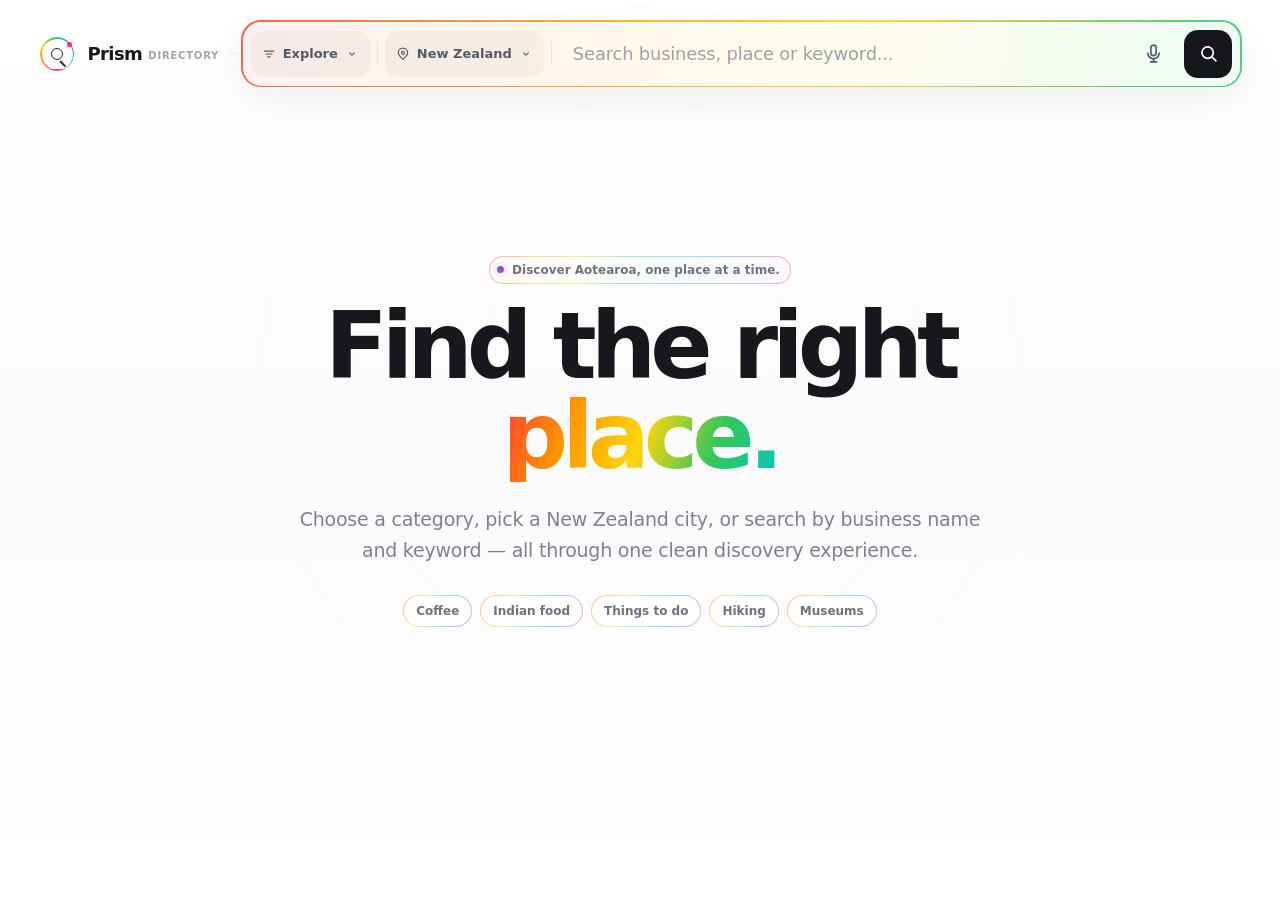
<file: index.html>
<!DOCTYPE html>
<html lang="en">
<head>
  <meta charset="UTF-8" />
  <meta name="viewport" content="width=device-width, initial-scale=1.0" />
  <meta name="theme-color" content="#f7f8fb" />
  <title>Prism Directory — Discover New Zealand</title>

    <link rel="stylesheet" href="assets/css/styles.css" />
</head>
<body>
  <header class="site-header">
    <div class="header-rail">
      <a class="brand-portal" href="#" aria-label="Prism Directory home">
        <span class="prism-mark" aria-hidden="true">
          <span class="prism-lens"></span>
          <span class="prism-spark"></span>
        </span>
        <span class="brand-copy">
          <span class="brand-name">Prism</span>
          <span class="brand-type">directory</span>
        </span>
      </a>

      <form class="search-shell" id="searchShell" autocomplete="off">
        <div class="search-box">
          <button class="picker-button category-button" id="categoryButton" type="button" aria-expanded="false" aria-controls="categoryPanel" aria-label="Choose category">
            <svg viewBox="0 0 24 24" fill="none" stroke="currentColor" stroke-linecap="round" stroke-linejoin="round" aria-hidden="true">
              <path d="M4 7h16"></path><path d="M7 12h10"></path><path d="M10 17h4"></path>
            </svg>
            <span class="picker-label" id="categoryLabel">Explore</span>
            <svg class="chevron" viewBox="0 0 24 24" fill="none" stroke="currentColor" stroke-linecap="round" stroke-linejoin="round" aria-hidden="true"><path d="m8 10 4 4 4-4"></path></svg>
          </button>

          <span class="search-divider" aria-hidden="true"></span>

          <button class="picker-button city-button" id="cityButton" type="button" aria-expanded="false" aria-controls="cityPanel" aria-label="Choose New Zealand city">
            <svg viewBox="0 0 24 24" fill="none" stroke="currentColor" stroke-linecap="round" stroke-linejoin="round" aria-hidden="true">
              <path d="M20 10c0 5-8 11-8 11S4 15 4 10a8 8 0 1 1 16 0Z"></path><circle cx="12" cy="10" r="2.5"></circle>
            </svg>
            <span class="picker-label" id="cityLabel">New Zealand</span>
            <svg class="chevron" viewBox="0 0 24 24" fill="none" stroke="currentColor" stroke-linecap="round" stroke-linejoin="round" aria-hidden="true"><path d="m8 10 4 4 4-4"></path></svg>
          </button>

          <span class="search-divider" aria-hidden="true"></span>

          <input
            id="searchInput"
            class="search-input"
            type="search"
            name="search"
            placeholder="Search business, place or keyword..."
            aria-label="Search Prism Directory"
          />

          <button class="icon-button clear-search-button" id="clearSearchButton" type="button" aria-label="Clear search" title="Clear search" hidden>
            <svg viewBox="0 0 24 24" fill="none" stroke="currentColor" stroke-linecap="round" stroke-linejoin="round" aria-hidden="true">
              <path d="M7 7l10 10M17 7 7 17"></path>
            </svg>
          </button>

          <button class="icon-button mic-button" id="micButton" type="button" aria-label="Search by voice" title="Search by voice">
            <svg viewBox="0 0 24 24" fill="none" stroke="currentColor" stroke-linecap="round" stroke-linejoin="round" aria-hidden="true">
              <rect x="9" y="2.5" width="6" height="12" rx="3"></rect>
              <path d="M5.5 11.5a6.5 6.5 0 0 0 13 0"></path>
              <path d="M12 18v3.5"></path>
              <path d="M8.5 21.5h7"></path>
            </svg>
          </button>

          <button class="icon-button search-button" type="submit" aria-label="Search" title="Search">
            <svg viewBox="0 0 24 24" fill="none" stroke="currentColor" stroke-linecap="round" stroke-linejoin="round" aria-hidden="true">
              <circle cx="11" cy="11" r="6.5"></circle>
              <path d="m16 16 4.5 4.5"></path>
            </svg>
          </button>
        </div>

        <section class="picker-panel category-panel" id="categoryPanel" aria-label="Explore categories">
          <div class="picker-head">
            <label class="picker-search-wrap" for="categorySearch">
              <svg viewBox="0 0 24 24" fill="none" stroke="currentColor" stroke-linecap="round" stroke-linejoin="round" aria-hidden="true"><circle cx="11" cy="11" r="6.5"></circle><path d="m16 16 4.5 4.5"></path></svg>
              <input class="picker-search" id="categorySearch" type="text" placeholder="Search categories — cafe, museum, hiking trail..." />
            </label>
          </div>
          <div class="picker-body" id="categoryBody">
            <button class="all-option" type="button" data-category="All categories">
              <span class="all-option-icon">
                <svg viewBox="0 0 24 24" fill="none" stroke="currentColor" stroke-linecap="round" stroke-linejoin="round" aria-hidden="true"><circle cx="12" cy="12" r="8"></circle><path d="M12 8v8M8 12h8"></path></svg>
              </span>
              <span>Explore all categories</span>
            </button>
            <div class="category-grid" id="categoryGrid"></div>
            <div class="empty-state" id="categoryEmpty">No matching category. Try a broader term.</div>
          </div>
          <div class="picker-foot"><span>New Zealand-focused directory taxonomy</span><strong id="categoryCount"></strong></div>
        </section>

        <section class="picker-panel city-panel" id="cityPanel" aria-label="Choose New Zealand city or town">
          <div class="picker-head">
            <label class="picker-search-wrap" for="citySearch">
              <svg viewBox="0 0 24 24" fill="none" stroke="currentColor" stroke-linecap="round" stroke-linejoin="round" aria-hidden="true"><circle cx="11" cy="11" r="6.5"></circle><path d="m16 16 4.5 4.5"></path></svg>
              <input class="picker-search" id="citySearch" type="text" placeholder="Search city or town..." />
            </label>
          </div>
          <div class="picker-body" id="cityBody">
            <button class="all-option" type="button" data-city="All New Zealand">
              <span class="all-option-icon">
                <svg viewBox="0 0 24 24" fill="none" stroke="currentColor" stroke-linecap="round" stroke-linejoin="round" aria-hidden="true"><path d="M12 3a9 9 0 1 0 0 18 9 9 0 0 0 0-18Z"></path><path d="M3 12h18M12 3c2.2 2.4 3.3 5.4 3.3 9S14.2 18.6 12 21M12 3C9.8 5.4 8.7 8.4 8.7 12S9.8 18.6 12 21"></path></svg>
              </span>
              <span>All New Zealand</span>
            </button>
            <div class="city-list" id="cityList"></div>
            <div class="empty-state" id="cityEmpty">No matching New Zealand location.</div>
          </div>
          <div class="picker-foot"><span>Major cities, regional centres and towns</span><strong id="cityCount"></strong></div>
        </section>
      </form>
    </div>

    <div class="search-status" id="searchStatus" aria-live="polite"></div>
  </header>

  <main>
    <section class="hero">
      <div class="ambient-orbit" aria-hidden="true"></div>

      <div class="eyebrow">
        <span class="eyebrow-dot"></span>
        Discover Aotearoa, one place at a time.
      </div>

      <h1>Find the right <span class="spectrum-word">place.</span></h1>
      <p>
        Choose a category, pick a New Zealand city, or search by business name and keyword — all through one clean discovery experience.
      </p>

      <div class="quick-searches" aria-label="Popular searches">
        <button class="quick-chip" type="button" data-query="Coffee" data-category="Cafes & Coffee Shops">Coffee</button>
        <button class="quick-chip" type="button" data-query="Indian food" data-category="Indian Restaurants">Indian food</button>
        <button class="quick-chip" type="button" data-query="Things to do" data-category="Attractions & Things to Do">Things to do</button>
        <button class="quick-chip" type="button" data-query="Hiking" data-category="Hiking & Walking Trails">Hiking</button>
        <button class="quick-chip" type="button" data-query="Museum" data-category="Museums">Museums</button>
      </div>
    </section>

    <section class="results-workspace" id="resultsSection" hidden aria-live="polite">
      <div class="results-head">
        <div>
          <div class="results-kicker">Prism discovery</div>
          <h2 id="resultsTitle">Places worth a closer look</h2>
          <p id="resultsMeta">Demo results matched to your search.</p>
        </div>

        <div class="view-switch" role="group" aria-label="Results layout">
          <button class="view-button is-active" id="listViewButton" type="button" aria-label="List view" title="List view">
            <svg viewBox="0 0 24 24" fill="none" stroke="currentColor" stroke-linecap="round" stroke-linejoin="round" aria-hidden="true"><path d="M8 6h12M8 12h12M8 18h12"></path><path d="M4 6h.01M4 12h.01M4 18h.01"></path></svg>
          </button>
          <button class="view-button" id="gridViewButton" type="button" aria-label="Grid view" title="Grid view">
            <svg viewBox="0 0 24 24" fill="none" stroke="currentColor" stroke-linecap="round" stroke-linejoin="round" aria-hidden="true"><rect x="4" y="4" width="6" height="6" rx="1"></rect><rect x="14" y="4" width="6" height="6" rx="1"></rect><rect x="4" y="14" width="6" height="6" rx="1"></rect><rect x="14" y="14" width="6" height="6" rx="1"></rect></svg>
          </button>
        </div>
      </div>

      <div class="filter-dock" aria-label="Advanced result filters">
        <div class="filter-leading">
          <svg viewBox="0 0 24 24" fill="none" stroke="currentColor" stroke-linecap="round" stroke-linejoin="round" aria-hidden="true"><path d="M4 6h16M7 12h10M10 18h4"></path></svg>
          Refine
        </div>

        <button class="filter-chip" id="openNowFilter" type="button" aria-pressed="false">
          <svg viewBox="0 0 24 24" fill="none" stroke="currentColor" stroke-linecap="round" stroke-linejoin="round" aria-hidden="true"><circle cx="12" cy="12" r="8"></circle><path d="M12 8v4l3 2"></path></svg>
          Open now
        </button>

        <select class="filter-select" id="ratingFilter" aria-label="Minimum rating">
          <option value="0">Any rating</option>
          <option value="4">4.0+ rating</option>
          <option value="4.5">4.5+ rating</option>
          <option value="4.8">4.8+ rating</option>
        </select>

        <select class="filter-select" id="distanceFilter" aria-label="Maximum distance">
          <option value="999">Any distance</option>
          <option value="1">Within 1 km</option>
          <option value="3">Within 3 km</option>
          <option value="5">Within 5 km</option>
          <option value="10">Within 10 km</option>
        </select>

        <select class="filter-select" id="priceFilter" aria-label="Price level">
          <option value="all">Any price</option>
          <option value="$">$ Budget</option>
          <option value="$$">$$ Moderate</option>
          <option value="$$$">$$$ Premium</option>
        </select>

        <button class="filter-chip" id="websiteFilter" type="button" aria-pressed="false">
          <svg viewBox="0 0 24 24" fill="none" stroke="currentColor" stroke-linecap="round" stroke-linejoin="round" aria-hidden="true"><circle cx="12" cy="12" r="8"></circle><path d="M4 12h16M12 4c2.2 2.3 3.3 5 3.3 8S14.2 17.7 12 20M12 4C9.8 6.3 8.7 9 8.7 12S9.8 17.7 12 20"></path></svg>
          Website
        </button>

        <button class="filter-chip" id="phoneFilter" type="button" aria-pressed="false">
          <svg viewBox="0 0 24 24" fill="none" stroke="currentColor" stroke-linecap="round" stroke-linejoin="round" aria-hidden="true"><path d="M7 4 5 6c-1 1 0 5 4 9s8 5 9 4l2-2-4-3-2 2c-1-1-3-2-4-3s-2-3-3-4l2-2-2-3Z"></path></svg>
          Phone
        </button>

        <button class="reset-filters" id="resetFilters" type="button">Reset</button>
        <div class="filter-spacer"></div>

        <div class="sort-wrap">
          <span class="sort-label">Sort</span>
          <select class="filter-select" id="sortFilter" aria-label="Sort results">
            <option value="recommended">Recommended</option>
            <option value="rating">Top rated</option>
            <option value="reviews">Most reviewed</option>
            <option value="distance">Nearest</option>
            <option value="name">Name A–Z</option>
          </select>
        </div>
      </div>

      <div class="results-grid" id="resultsGrid" data-view="list"></div>
      <div class="no-results" id="noResults">No demo listings match these filters. Try resetting one or more filters.</div>

      <div class="demo-note">
        <svg viewBox="0 0 24 24" fill="none" stroke="currentColor" stroke-linecap="round" stroke-linejoin="round" aria-hidden="true"><circle cx="12" cy="12" r="8"></circle><path d="M12 11v5M12 8h.01"></path></svg>
        Demo listing data for UI prototyping. Replace with Google Places / your backend response later.
      </div>
    </section>

    <section class="detail-page" id="detailPage" hidden aria-live="polite">
      <div class="detail-topbar">
        <button class="detail-back" id="backToResults" type="button" aria-label="Back to search results">
          <svg viewBox="0 0 24 24" fill="none" stroke="currentColor" stroke-linecap="round" stroke-linejoin="round" aria-hidden="true"><path d="m15 18-6-6 6-6"></path></svg>
          Back to results
        </button>
        <div class="detail-top-actions">
          <button class="detail-top-action" id="detailShare" type="button"><svg viewBox="0 0 24 24" fill="none" stroke="currentColor" stroke-linecap="round" stroke-linejoin="round"><circle cx="18" cy="5" r="2"></circle><circle cx="6" cy="12" r="2"></circle><circle cx="18" cy="19" r="2"></circle><path d="m8 11 8-5M8 13l8 5"></path></svg>Share</button>
          <button class="detail-top-action" id="detailSave" type="button"><svg viewBox="0 0 24 24" fill="none" stroke="currentColor" stroke-linecap="round" stroke-linejoin="round"><path d="M20.8 4.6a5.4 5.4 0 0 0-7.6 0L12 5.8l-1.2-1.2a5.4 5.4 0 1 0-7.6 7.6L12 21l8.8-8.8a5.4 5.4 0 0 0 0-7.6Z"></path></svg>Save</button>
        </div>
      </div>

      <div class="detail-hero prism-panel" id="detailHero"></div>

      <section class="similar-section prism-panel" aria-labelledby="similarHeading">
        <div class="section-heading-row">
          <div><div class="section-kicker">Discover nearby</div><h2 id="similarHeading">Similar places</h2></div>
          <div class="section-note">Based on category, rating and distance</div>
        </div>
        <div class="similar-strip" id="similarStrip"></div>
      </section>

      <div class="detail-layout">
        <div class="detail-main-column" id="detailMainColumn"></div>
        <aside class="detail-sidebar" id="detailSidebar" aria-label="Tags and related places"></aside>
      </div>
    </section>

  </main>

    <script src="assets/js/app.js"></script>
</body>
</html>
</file>
<file: assets/css/styles.css>
:root {
      --page-bg: #ffffff;
      --surface: rgba(255, 255, 255, 0.91);
      --surface-solid: #ffffff;
      --text: #17181c;
      --muted: #7a7f8b;
      --line: rgba(17, 24, 39, 0.08);
      --line-strong: rgba(17, 24, 39, 0.12);
      --shadow: 0 24px 70px rgba(24, 29, 40, 0.12);
      --rainbow: linear-gradient(
        110deg,
        #ff3b30 0%,
        #ff9500 14%,
        #ffd60a 28%,
        #34c759 42%,
        #00c7be 56%,
        #0a84ff 70%,
        #5e5ce6 84%,
        #ff2d92 100%
      );
      --rainbow-soft: linear-gradient(
        110deg,
        rgba(255,59,48,.38) 0%,
        rgba(255,149,0,.38) 14%,
        rgba(255,214,10,.40) 28%,
        rgba(52,199,89,.36) 42%,
        rgba(0,199,190,.36) 56%,
        rgba(10,132,255,.38) 70%,
        rgba(94,92,230,.38) 84%,
        rgba(255,45,146,.38) 100%
      );
    }

    * { box-sizing: border-box; }
    html { scroll-behavior: smooth; }

    body {
      margin: 0;
      min-height: 100vh;
      color: var(--text);
      font-family: Inter, ui-sans-serif, system-ui, -apple-system, BlinkMacSystemFont, "Segoe UI", sans-serif;
      background: linear-gradient(180deg, #ffffff 0%, #fbfbfd 52%, #ffffff 100%);
    }

    button,
    input { font: inherit; }

    button { -webkit-tap-highlight-color: transparent; }

    /* Header / integrated Prism identity */
    .site-header {
      position: relative;
      z-index: 20;
      width: 100%;
      padding: 20px clamp(16px, 3vw, 42px) 0;
    }

    .header-rail {
      display: grid;
      grid-template-columns: max-content minmax(0, 1fr);
      align-items: center;
      gap: 22px;
      width: 100%;
    }

    .brand-portal {
      position: relative;
      display: inline-flex;
      align-items: center;
      gap: 11px;
      min-width: max-content;
      color: inherit;
      text-decoration: none;
      user-select: none;
      isolation: isolate;
    }

    .brand-portal::after {
      content: "";
      position: absolute;
      top: 50%;
      left: calc(100% + 10px);
      width: 24px;
      height: 1px;
      transform: translateY(-50%);
      background: var(--rainbow);
      opacity: 0.42;
      mask-image: linear-gradient(90deg, #000, transparent);
      -webkit-mask-image: linear-gradient(90deg, #000, transparent);
      transition: width 220ms ease, opacity 220ms ease;
    }

    .brand-portal:hover::after { width: 36px; opacity: 0.8; }

    .prism-mark {
      position: relative;
      width: 38px;
      height: 38px;
      flex: 0 0 38px;
      display: grid;
      place-items: center;
    }

    .prism-mark::before {
      content: "";
      position: absolute;
      inset: 2px;
      border-radius: 50%;
      padding: 1.5px;
      background: conic-gradient(from 210deg, #ff3b30, #ff9500, #ffd60a, #34c759, #00c7be, #0a84ff, #5e5ce6, #ff2d92, #ff3b30);
      -webkit-mask: linear-gradient(#000 0 0) content-box, linear-gradient(#000 0 0);
      -webkit-mask-composite: xor;
      mask-composite: exclude;
      opacity: 0.95;
      transition: transform 500ms cubic-bezier(.2,.8,.2,1), filter 250ms ease;
    }

    .brand-portal:hover .prism-mark::before { transform: rotate(135deg); filter: saturate(1.15); }

    .prism-lens {
      position: relative;
      width: 12px;
      height: 12px;
      border: 1.8px solid #202227;
      border-radius: 50%;
      background: rgba(255,255,255,.7);
      box-shadow: 0 2px 9px rgba(20, 24, 31, 0.1);
    }

    .prism-lens::after {
      content: "";
      position: absolute;
      width: 8px;
      height: 1.7px;
      right: -6px;
      bottom: -3px;
      border-radius: 99px;
      background: #202227;
      transform: rotate(45deg);
      transform-origin: left center;
    }

    .prism-spark {
      position: absolute;
      top: 7px;
      right: 4px;
      width: 5px;
      height: 5px;
      border-radius: 50%;
      background: #ff2d92;
      box-shadow: 0 0 0 3px rgba(255,45,146,.08);
      transition: transform 220ms ease;
    }

    .brand-portal:hover .prism-spark { transform: scale(1.25); }

    .brand-copy { display: flex; align-items: baseline; gap: 6px; letter-spacing: -0.035em; }
    .brand-name { font-size: 18px; font-weight: 750; line-height: 1; }
    .brand-type {
      font-size: 10px;
      font-weight: 700;
      line-height: 1;
      letter-spacing: 0.08em;
      text-transform: uppercase;
      color: #a0a4ad;
      transform: translateY(-1px);
    }

    /* Search */
    .search-shell {
      position: relative;
      width: 100%;
      border-radius: 20px;
      padding: 1.5px;
      isolation: isolate;
    }

    .search-shell::before {
      content: "";
      position: absolute;
      inset: 0;
      border-radius: inherit;
      background: var(--rainbow);
      background-size: 220% 220%;
      z-index: -2;
      opacity: 0.8;
      transition: opacity 220ms ease, filter 220ms ease;
    }

    .search-shell::after {
      content: "";
      position: absolute;
      inset: -6px;
      border-radius: 25px;
      background: var(--rainbow);
      background-size: 240% 240%;
      z-index: -3;
      opacity: 0;
      filter: blur(16px);
      transition: opacity 240ms ease;
      pointer-events: none;
    }

    .search-shell:focus-within::before { opacity: 1; animation: rainbowShift 5s linear infinite; }
    .search-shell.is-searching::before { animation: rainbowShift 1.5s linear infinite; filter: saturate(1.2); }
    .search-shell.is-searching::after {
      opacity: 0.42;
      animation: rainbowShift 1.45s linear infinite, glowPulse 1.1s ease-in-out infinite alternate;
    }

    .search-box {
      min-height: 64px;
      display: flex;
      align-items: center;
      gap: 7px;
      padding: 7px 8px;
      border-radius: 18.5px;
      background: var(--surface);
      backdrop-filter: blur(20px);
      -webkit-backdrop-filter: blur(20px);
      box-shadow: 0 12px 35px rgba(27, 31, 40, 0.075), inset 0 1px 0 rgba(255, 255, 255, 0.82);
    }

    .picker-button {
      height: 46px;
      min-width: 0;
      display: inline-flex;
      align-items: center;
      justify-content: center;
      gap: 7px;
      padding: 0 11px;
      border: 0;
      border-radius: 13px;
      color: #555b66;
      background: rgba(17, 24, 39, 0.045);
      font-size: 13px;
      font-weight: 650;
      cursor: pointer;
      transition: background 180ms ease, color 180ms ease, transform 180ms ease;
      white-space: nowrap;
    }

    .picker-button:hover,
    .picker-button[aria-expanded="true"] {
      color: #17181c;
      background: rgba(17, 24, 39, 0.075);
    }

    .picker-button svg { width: 14px; height: 14px; flex: 0 0 14px; stroke-width: 2; }
    .picker-button .picker-label { max-width: 126px; overflow: hidden; text-overflow: ellipsis; }
    .city-button .picker-label { max-width: 115px; }

    .chevron { transition: transform 180ms ease; }
    .picker-button[aria-expanded="true"] .chevron { transform: rotate(180deg); }

    .search-divider { width: 1px; height: 25px; background: var(--line); flex: 0 0 1px; }

    .search-input {
      flex: 1;
      min-width: 120px;
      height: 48px;
      border: 0;
      outline: 0;
      padding: 0 7px;
      background: transparent;
      color: var(--text);
      font-size: clamp(16px, 1.4vw, 18px);
      font-weight: 500;
      letter-spacing: -0.01em;
    }

    .search-input::placeholder { color: #9da1ab; font-weight: 450; }

    .icon-button {
      width: 48px;
      height: 48px;
      flex: 0 0 48px;
      display: grid;
      place-items: center;
      border: 0;
      border-radius: 14px;
      background: transparent;
      color: #555b66;
      cursor: pointer;
      transition: transform 180ms ease, background 180ms ease, color 180ms ease, box-shadow 180ms ease;
    }

    .icon-button:hover { background: rgba(17, 24, 39, 0.055); color: #111318; transform: translateY(-1px); }
    .icon-button:active { transform: scale(0.95); }

    .mic-button.is-listening {
      color: #ff2d55;
      background: rgba(255, 45, 85, 0.09);
      box-shadow: 0 0 0 6px rgba(255, 45, 85, 0.055);
      animation: micPulse 1.15s ease-in-out infinite;
    }

    .search-button {
      position: relative;
      overflow: hidden;
      color: #fff;
      background: #15161a;
      box-shadow: 0 8px 22px rgba(20, 22, 28, 0.17);
    }

    .search-button::before {
      content: "";
      position: absolute;
      inset: 0;
      background: var(--rainbow);
      opacity: 0;
      transition: opacity 180ms ease;
    }

    .search-button:hover::before,
    .search-shell.is-searching .search-button::before { opacity: 1; }

    .search-button svg,
    .mic-button svg { position: relative; z-index: 1; width: 21px; height: 21px; stroke-width: 1.9; }

    .search-status {
      min-height: 20px;
      margin: 8px 0 0;
      padding-left: calc(160px + 22px);
      color: var(--muted);
      font-size: 12px;
    }

    .search-status strong { color: #333842; font-weight: 650; }

    /* Modern searchable pickers */
    .picker-panel {
      position: absolute;
      top: calc(100% + 12px);
      z-index: 40;
      display: none;
      overflow: hidden;
      border: 1px solid rgba(17, 24, 39, 0.08);
      border-radius: 22px;
      background: rgba(255,255,255,.96);
      backdrop-filter: blur(24px);
      -webkit-backdrop-filter: blur(24px);
      box-shadow: var(--shadow);
      transform-origin: top center;
    }

    .picker-panel.is-open { display: block; animation: panelIn 180ms ease-out; }
    .category-panel { left: 7px; width: min(760px, calc(100vw - 42px)); }
    .city-panel { left: 155px; width: min(430px, calc(100vw - 42px)); }

    .picker-head {
      display: flex;
      align-items: center;
      gap: 10px;
      padding: 14px;
      border-bottom: 1px solid var(--line);
      background: rgba(249,250,252,.82);
    }

    .picker-search-wrap {
      flex: 1;
      min-width: 0;
      height: 42px;
      display: flex;
      align-items: center;
      gap: 9px;
      padding: 0 12px;
      border: 1px solid rgba(17,24,39,.075);
      border-radius: 13px;
      background: #fff;
      box-shadow: inset 0 1px 0 rgba(255,255,255,.8);
    }

    .picker-search-wrap:focus-within {
      border-color: rgba(10,132,255,.28);
      box-shadow: 0 0 0 4px rgba(10,132,255,.055);
    }

    .picker-search-wrap svg { width: 17px; height: 17px; color: #9297a2; flex: 0 0 17px; }
    .picker-search {
      width: 100%;
      min-width: 0;
      border: 0;
      outline: 0;
      background: transparent;
      color: var(--text);
      font-size: 13px;
    }

    .picker-search::placeholder { color: #a1a5ae; }

    .picker-body {
      max-height: min(62vh, 520px);
      overflow: auto;
      overscroll-behavior: contain;
      padding: 12px;
      scrollbar-width: thin;
      scrollbar-color: rgba(17,24,39,.18) transparent;
    }

    .all-option {
      width: 100%;
      display: flex;
      align-items: center;
      gap: 10px;
      margin-bottom: 9px;
      padding: 11px 12px;
      border: 1px solid rgba(17,24,39,.07);
      border-radius: 13px;
      background: linear-gradient(135deg, rgba(94,92,230,.04), rgba(255,45,146,.04));
      color: #30333a;
      text-align: left;
      font-size: 13px;
      font-weight: 700;
      cursor: pointer;
    }

    .all-option:hover { border-color: rgba(17,24,39,.12); background: linear-gradient(135deg, rgba(94,92,230,.07), rgba(255,45,146,.07)); }

    .all-option-icon {
      width: 30px;
      height: 30px;
      display: grid;
      place-items: center;
      border-radius: 9px;
      color: #4b4f58;
      background: rgba(255,255,255,.9);
      box-shadow: 0 4px 14px rgba(25,29,38,.06);
    }

    .all-option-icon svg { width: 15px; height: 15px; }

    .category-grid {
      display: grid;
      grid-template-columns: repeat(3, minmax(0, 1fr));
      gap: 9px;
    }

    .category-group,
    .city-group {
      min-width: 0;
      border: 1px solid rgba(17,24,39,.06);
      border-radius: 15px;
      background: rgba(249,250,252,.64);
      padding: 10px;
    }

    .group-title {
      display: flex;
      align-items: center;
      gap: 7px;
      margin: 0 0 6px;
      padding: 0 5px;
      color: #8a8f99;
      font-size: 10px;
      font-weight: 800;
      letter-spacing: .075em;
      text-transform: uppercase;
    }

    .group-dot { width: 6px; height: 6px; border-radius: 50%; background: linear-gradient(135deg,#0a84ff,#ff2d92); }

    .picker-option {
      width: 100%;
      min-height: 34px;
      display: flex;
      align-items: center;
      justify-content: space-between;
      gap: 10px;
      padding: 7px 8px;
      border: 0;
      border-radius: 9px;
      background: transparent;
      color: #4d515b;
      text-align: left;
      font-size: 12px;
      font-weight: 580;
      cursor: pointer;
      transition: background 140ms ease, color 140ms ease, transform 140ms ease;
    }

    .picker-option:hover,
    .picker-option:focus-visible { outline: none; color: #17181c; background: #fff; transform: translateX(1px); }

    .picker-option.is-selected {
      color: #17181c;
      background: #fff;
      box-shadow: 0 3px 12px rgba(25,29,38,.055);
      font-weight: 700;
    }

    .selected-check { width: 15px; height: 15px; opacity: 0; color: #0a84ff; flex: 0 0 15px; }
    .picker-option.is-selected .selected-check { opacity: 1; }

    .city-list { display: grid; gap: 9px; }
    .city-options { display: grid; grid-template-columns: repeat(2, minmax(0, 1fr)); gap: 2px 8px; }

    .empty-state {
      display: none;
      padding: 34px 16px;
      color: #8c919b;
      text-align: center;
      font-size: 13px;
    }
    .empty-state.is-visible { display: block; }

    .picker-foot {
      display: flex;
      align-items: center;
      justify-content: space-between;
      gap: 12px;
      padding: 10px 14px;
      border-top: 1px solid var(--line);
      color: #9499a3;
      background: rgba(249,250,252,.82);
      font-size: 10px;
    }

    .picker-foot strong { color: #656a74; font-weight: 700; }

    /* Hero */
    .hero {
      position: relative;
      width: min(1120px, calc(100% - 32px));
      margin: 0 auto;
      padding: clamp(72px, 11vw, 148px) 0 80px;
      text-align: center;
      z-index: 1;
    }

    .eyebrow {
      display: inline-flex;
      align-items: center;
      gap: 8px;
      margin-bottom: 18px;
      padding: 6px 10px 6px 7px;
      border: 1px solid rgba(17, 24, 39, 0.065);
      border-radius: 999px;
      background: rgba(255,255,255,.58);
      color: #6e737e;
      font-size: 12px;
      font-weight: 650;
      backdrop-filter: blur(12px);
    }

    .eyebrow-dot {
      width: 7px;
      height: 7px;
      border-radius: 50%;
      background: linear-gradient(135deg, #0a84ff, #ff2d92);
      box-shadow: 0 0 0 4px rgba(10,132,255,.06);
    }

    .hero h1 {
      max-width: 900px;
      margin: 0 auto;
      font-size: clamp(48px, 8vw, 92px);
      line-height: .98;
      letter-spacing: -0.065em;
      font-weight: 760;
    }

    .hero h1 .spectrum-word {
      position: relative;
      display: inline-block;
      color: transparent;
      background: var(--rainbow);
      background-size: 180% 180%;
      -webkit-background-clip: text;
      background-clip: text;
      animation: rainbowShift 8s linear infinite;
    }

    .hero p {
      max-width: 690px;
      margin: 22px auto 0;
      color: #7d828d;
      font-size: clamp(16px, 1.7vw, 19px);
      line-height: 1.65;
      letter-spacing: -0.012em;
    }

    .quick-searches { display: flex; flex-wrap: wrap; justify-content: center; gap: 8px; margin-top: 28px; }

    .quick-chip {
      border: 1px solid rgba(17,24,39,.075);
      border-radius: 999px;
      padding: 8px 12px;
      background: rgba(255,255,255,.68);
      color: #6d727d;
      font-size: 12px;
      font-weight: 600;
      cursor: pointer;
      transition: transform 170ms ease, background 170ms ease, color 170ms ease, box-shadow 170ms ease;
    }

    .quick-chip:hover { transform: translateY(-2px); background: #fff; color: #23252a; box-shadow: 0 8px 20px rgba(28,33,43,.06); }

    .ambient-orbit {
      position: absolute;
      left: 50%;
      top: 46%;
      width: min(78vw, 760px);
      aspect-ratio: 1;
      transform: translate(-50%, -50%);
      border: 1px solid rgba(17,24,39,.025);
      border-radius: 50%;
      pointer-events: none;
      z-index: -1;
    }

    .ambient-orbit::before,
    .ambient-orbit::after { content: ""; position: absolute; border: 1px solid rgba(17,24,39,.025); border-radius: 50%; }
    .ambient-orbit::before { inset: 12%; }
    .ambient-orbit::after { inset: 28%; }



    /* Results workspace */
    .results-workspace {
      width: min(1380px, calc(100% - 32px));
      margin: 0 auto 90px;
      opacity: 0;
      transform: translateY(18px);
      transition: opacity 360ms ease, transform 360ms ease;
    }

    .results-workspace.is-visible { opacity: 1; transform: translateY(0); }

    .results-head {
      display: flex;
      align-items: flex-end;
      justify-content: space-between;
      gap: 18px;
      margin-bottom: 18px;
      padding: 0 2px;
    }

    .results-kicker {
      display: inline-flex;
      align-items: center;
      gap: 7px;
      margin-bottom: 7px;
      color: #7f8490;
      font-size: 11px;
      font-weight: 760;
      letter-spacing: .075em;
      text-transform: uppercase;
    }

    .results-kicker::before {
      content: "";
      width: 7px;
      height: 7px;
      border-radius: 50%;
      background: linear-gradient(135deg, #0a84ff, #ff2d92);
      box-shadow: 0 0 0 4px rgba(10,132,255,.055);
    }

    .results-head h2 {
      margin: 0;
      color: #17181c;
      font-size: clamp(27px, 3.2vw, 42px);
      line-height: 1.05;
      letter-spacing: -.045em;
    }

    .results-head p {
      margin: 8px 0 0;
      color: #8a8f99;
      font-size: 13px;
      line-height: 1.5;
    }

    .view-switch {
      display: inline-flex;
      gap: 4px;
      padding: 4px;
      border: 1px solid rgba(17,24,39,.075);
      border-radius: 14px;
      background: rgba(250,250,252,.88);
      box-shadow: inset 0 1px 0 rgba(255,255,255,.95);
    }

    .view-button {
      width: 40px;
      height: 36px;
      display: grid;
      place-items: center;
      border: 0;
      border-radius: 10px;
      color: #8a8f99;
      background: transparent;
      cursor: pointer;
      transition: background 160ms ease, color 160ms ease, box-shadow 160ms ease, transform 160ms ease;
    }

    .view-button:hover { color: #32353b; transform: translateY(-1px); }
    .view-button.is-active {
      color: #17181c;
      background: #fff;
      box-shadow: 0 4px 14px rgba(20,24,31,.08);
    }
    .view-button svg { width: 17px; height: 17px; stroke-width: 1.9; }

    .filter-dock {
      position: sticky;
      top: 10px;
      z-index: 12;
      display: flex;
      align-items: center;
      gap: 8px;
      min-height: 68px;
      padding: 10px;
      margin-bottom: 20px;
      border: 1px solid rgba(17,24,39,.07);
      border-radius: 22px;
      background: rgba(255,255,255,.9);
      backdrop-filter: blur(22px);
      -webkit-backdrop-filter: blur(22px);
      box-shadow: 0 14px 44px rgba(28,33,43,.055), inset 0 1px 0 rgba(255,255,255,.95);
    }

    .filter-leading {
      height: 42px;
      display: inline-flex;
      align-items: center;
      gap: 8px;
      padding: 0 12px;
      border-right: 1px solid rgba(17,24,39,.07);
      color: #4b4f58;
      font-size: 12px;
      font-weight: 760;
      white-space: nowrap;
    }
    .filter-leading svg { width: 16px; height: 16px; }

    .filter-chip,
    .filter-select {
      height: 40px;
      border: 1px solid rgba(17,24,39,.075);
      border-radius: 12px;
      background: #fff;
      color: #5f646e;
      font-size: 12px;
      font-weight: 650;
      outline: none;
      transition: border-color 160ms ease, box-shadow 160ms ease, color 160ms ease, transform 160ms ease;
    }

    .filter-chip {
      display: inline-flex;
      align-items: center;
      gap: 7px;
      padding: 0 11px;
      cursor: pointer;
      white-space: nowrap;
    }

    .filter-chip:hover,
    .filter-select:hover { border-color: rgba(17,24,39,.14); color: #202227; }
    .filter-chip:active { transform: scale(.98); }

    .filter-chip.is-active {
      position: relative;
      color: #17181c;
      border-color: transparent;
      background: linear-gradient(#fff,#fff) padding-box, var(--rainbow) border-box;
      box-shadow: 0 5px 16px rgba(29,33,42,.055);
    }

    .filter-chip svg { width: 14px; height: 14px; stroke-width: 2; }

    .filter-select {
      min-width: 116px;
      padding: 0 31px 0 11px;
      cursor: pointer;
      appearance: none;
      -webkit-appearance: none;
      background-image: url("data:image/svg+xml,%3Csvg xmlns='http://www.w3.org/2000/svg' width='14' height='14' viewBox='0 0 24 24' fill='none' stroke='%238a8f99' stroke-width='2' stroke-linecap='round' stroke-linejoin='round'%3E%3Cpath d='m8 10 4 4 4-4'/%3E%3C/svg%3E");
      background-repeat: no-repeat;
      background-position: right 10px center;
    }

    .filter-spacer { flex: 1; min-width: 8px; }

    .reset-filters {
      height: 38px;
      padding: 0 10px;
      border: 0;
      border-radius: 10px;
      color: #979ba4;
      background: transparent;
      font-size: 11px;
      font-weight: 700;
      cursor: pointer;
    }
    .reset-filters:hover { color: #282b31; background: rgba(17,24,39,.04); }

    .sort-wrap {
      display: flex;
      align-items: center;
      gap: 7px;
      padding-left: 7px;
      border-left: 1px solid rgba(17,24,39,.07);
    }
    .sort-label { color: #999da6; font-size: 10px; font-weight: 760; text-transform: uppercase; letter-spacing: .06em; }

    .results-grid {
      display: grid;
      grid-template-columns: repeat(3, minmax(0, 1fr));
      gap: 16px;
    }

    .results-grid[data-view="list"] { grid-template-columns: 1fr; gap: 12px; }

    .result-card {
      position: relative;
      min-width: 0;
      overflow: hidden;
      border: 1px solid rgba(17,24,39,.07);
      border-radius: 23px;
      background: linear-gradient(180deg, rgba(255,255,255,.99), rgba(253,253,255,.98));
      box-shadow: 0 14px 46px rgba(26,31,41,.05);
      transition: transform 220ms cubic-bezier(.2,.8,.2,1), box-shadow 220ms ease, border-color 220ms ease;
    }

    .result-card:hover {
      transform: translateY(-4px);
      border-color: rgba(17,24,39,.11);
      box-shadow: 0 22px 60px rgba(26,31,41,.09);
    }

    .results-grid[data-view="grid"] .result-card { display: flex; flex-direction: column; }
    .results-grid[data-view="list"] .result-card {
      display: grid;
      grid-template-columns: 220px minmax(0, 1fr) auto;
      align-items: stretch;
      min-height: 176px;
    }

    .result-photo {
      position: relative;
      overflow: hidden;
      margin: 0;
      background: #f1f2f5;
    }

    .results-grid[data-view="grid"] .result-photo { aspect-ratio: 16 / 10; }
    .results-grid[data-view="list"] .result-photo { min-height: 176px; }

    .result-photo img {
      width: 100%;
      height: 100%;
      display: block;
      object-fit: cover;
      transition: transform 500ms cubic-bezier(.2,.8,.2,1);
    }
    .result-card:hover .result-photo img { transform: scale(1.035); }

    .photo-overlay {
      position: absolute;
      inset: 0;
      background: linear-gradient(180deg, transparent 45%, rgba(12,14,18,.32) 100%);
      pointer-events: none;
    }

    .photo-badges {
      position: absolute;
      left: 10px;
      top: 10px;
      display: flex;
      gap: 6px;
      flex-wrap: wrap;
    }

    .mini-badge {
      display: inline-flex;
      align-items: center;
      gap: 5px;
      min-height: 25px;
      padding: 0 8px;
      border-radius: 999px;
      background: rgba(255,255,255,.91);
      backdrop-filter: blur(12px);
      -webkit-backdrop-filter: blur(12px);
      color: #444851;
      font-size: 9px;
      font-weight: 780;
      letter-spacing: .02em;
      box-shadow: 0 5px 16px rgba(14,16,21,.12);
    }

    .status-dot { width: 6px; height: 6px; border-radius: 50%; background: #2cc65d; box-shadow: 0 0 0 3px rgba(44,198,93,.1); }
    .mini-badge.is-closed .status-dot { background: #ff5a5f; box-shadow: 0 0 0 3px rgba(255,90,95,.1); }

    .save-place {
      position: absolute;
      right: 10px;
      top: 10px;
      width: 34px;
      height: 34px;
      display: grid;
      place-items: center;
      border: 0;
      border-radius: 50%;
      color: #444851;
      background: rgba(255,255,255,.91);
      backdrop-filter: blur(12px);
      box-shadow: 0 5px 16px rgba(14,16,21,.12);
      cursor: pointer;
      transition: transform 160ms ease, color 160ms ease;
    }
    .save-place:hover { transform: scale(1.06); color: #ff2d92; }
    .save-place.is-saved { color: #ff2d92; }
    .save-place svg { width: 15px; height: 15px; }

    .result-main {
      min-width: 0;
      display: flex;
      flex-direction: column;
      padding: 16px;
    }

    .result-topline {
      display: flex;
      align-items: flex-start;
      justify-content: space-between;
      gap: 10px;
    }

    .result-name {
      margin: 0;
      overflow: hidden;
      color: #1b1d21;
      font-size: 17px;
      font-weight: 760;
      line-height: 1.2;
      letter-spacing: -.025em;
      text-overflow: ellipsis;
      white-space: nowrap;
    }

    .result-rating {
      flex: 0 0 auto;
      display: inline-flex;
      align-items: center;
      gap: 5px;
      color: #24262b;
      font-size: 11px;
      font-weight: 760;
      white-space: nowrap;
    }

    .result-rating .star {
      width: 17px;
      height: 17px;
      display: grid;
      place-items: center;
      border-radius: 6px;
      color: #fff;
      background: linear-gradient(135deg,#ff9500,#ff2d92);
      font-size: 10px;
      box-shadow: 0 4px 12px rgba(255,149,0,.16);
    }
    .rating-count { color: #9a9ea7; font-weight: 600; }

    .result-subline {
      display: flex;
      align-items: center;
      gap: 6px;
      flex-wrap: wrap;
      margin-top: 7px;
      color: #8b909a;
      font-size: 10.5px;
      font-weight: 620;
    }
    .dot-sep { width: 3px; height: 3px; border-radius: 50%; background: #c2c5cb; }
    .open-text { color: #239a49; }
    .closed-text { color: #e04c54; }

    .result-desc {
      display: -webkit-box;
      overflow: hidden;
      margin: 11px 0 12px;
      color: #737884;
      font-size: 11.5px;
      line-height: 1.55;
      -webkit-line-clamp: 2;
      -webkit-box-orient: vertical;
    }

    .micro-details {
      display: grid;
      gap: 5px;
      margin-top: auto;
    }

    .micro-line {
      min-width: 0;
      display: flex;
      align-items: center;
      gap: 6px;
      color: #8c919b;
      font-size: 10.5px;
      line-height: 1.35;
    }
    .micro-line svg { width: 13px; height: 13px; flex: 0 0 13px; color: #a4a8b0; stroke-width: 1.8; }
    .micro-line span { overflow: hidden; text-overflow: ellipsis; white-space: nowrap; }
    .micro-line a { color: inherit; text-decoration: none; }
    .micro-line a:hover { color: #202227; }

    .result-side {
      display: flex;
      gap: 7px;
      padding: 0 16px 16px;
    }

    .results-grid[data-view="list"] .result-side {
      width: 148px;
      flex-direction: column;
      justify-content: center;
      padding: 16px 16px 16px 4px;
    }

    .card-action {
      height: 38px;
      display: inline-flex;
      align-items: center;
      justify-content: center;
      gap: 6px;
      flex: 1;
      border: 1px solid rgba(17,24,39,.075);
      border-radius: 11px;
      background: #fff;
      color: #555a64;
      font-size: 10.5px;
      font-weight: 720;
      cursor: pointer;
      transition: transform 160ms ease, border-color 160ms ease, box-shadow 160ms ease, color 160ms ease;
    }
    .card-action:hover { transform: translateY(-1px); color: #17181c; border-color: rgba(17,24,39,.13); box-shadow: 0 6px 16px rgba(25,29,38,.055); }
    .card-action.primary { color: #fff; border-color: #16171a; background: #16171a; }
    .card-action.primary:hover { color: #fff; }
    .card-action svg { width: 13px; height: 13px; }

    .no-results {
      display: none;
      padding: 70px 20px;
      border: 1px dashed rgba(17,24,39,.11);
      border-radius: 24px;
      color: #898e98;
      text-align: center;
      background: rgba(250,250,252,.52);
    }
    .no-results.is-visible { display: block; }

    .demo-note {
      display: flex;
      align-items: center;
      gap: 7px;
      margin: 14px 2px 0;
      color: #a0a4ad;
      font-size: 10px;
    }
    .demo-note svg { width: 13px; height: 13px; }

    /* Unified Prism rainbow-border system */
    body.has-results .hero { display: none; }
    body.has-results .results-workspace { margin-top: 28px; }

    .clear-search-button[hidden] { display: none !important; }
    .clear-search-button {
      color: #727780;
      background: linear-gradient(#fff,#fff) padding-box, var(--rainbow-soft) border-box !important;
    }
    .clear-search-button:hover {
      color: #17181c;
      background: linear-gradient(#fff,#fff) padding-box, var(--rainbow) border-box !important;
    }

    .picker-button,
    .icon-button,
    .quick-chip,
    .all-option,
    .picker-option,
    .view-button,
    .filter-chip,
    .reset-filters,
    .save-place,
    .card-action {
      border: 1px solid transparent;
      background: linear-gradient(#fff,#fff) padding-box, var(--rainbow-soft) border-box;
    }

    .picker-button:hover,
    .picker-button[aria-expanded="true"],
    .icon-button:hover,
    .quick-chip:hover,
    .all-option:hover,
    .picker-option:hover,
    .picker-option:focus-visible,
    .view-button:hover,
    .reset-filters:hover,
    .save-place:hover,
    .card-action:hover {
      border-color: transparent;
      background: linear-gradient(#fff,#fff) padding-box, var(--rainbow) border-box;
    }

    .search-button,
    .card-action.primary {
      border: 1px solid transparent !important;
      background: linear-gradient(#15161a,#15161a) padding-box, var(--rainbow) border-box !important;
    }

    .search-input {
      height: 46px;
      padding: 0 14px;
      border: 1px solid transparent;
      border-radius: 13px;
      background: linear-gradient(#fff,#fff) padding-box, var(--rainbow-soft) border-box;
      transition: background 180ms ease, box-shadow 180ms ease;
    }
    .search-input:focus {
      background: linear-gradient(#fff,#fff) padding-box, var(--rainbow) border-box;
      box-shadow: 0 0 0 3px rgba(94,92,230,.045);
    }

    .picker-search-wrap {
      border: 1px solid transparent;
      background: linear-gradient(#fff,#fff) padding-box, var(--rainbow-soft) border-box;
    }
    .picker-search-wrap:focus-within {
      border-color: transparent;
      background: linear-gradient(#fff,#fff) padding-box, var(--rainbow) border-box;
      box-shadow: 0 0 0 3px rgba(94,92,230,.045);
    }

    .picker-panel,
    .category-group,
    .city-group,
    .results-head,
    .filter-dock,
    .result-card,
    .no-results {
      border: 1px solid transparent;
      background: linear-gradient(#fff,#fff) padding-box, var(--rainbow-soft) border-box;
    }

    .results-head {
      align-items: center;
      margin-bottom: 14px;
      padding: 18px 20px;
      border-radius: 22px;
      box-shadow: 0 12px 36px rgba(28,33,43,.04);
    }

    .filter-dock {
      background: linear-gradient(rgba(255,255,255,.96),rgba(255,255,255,.96)) padding-box, var(--rainbow-soft) border-box;
    }

    .result-card:hover {
      border-color: transparent;
      background: linear-gradient(#fff,#fff) padding-box, var(--rainbow) border-box;
    }

    .view-switch {
      border: 1px solid transparent;
      background: linear-gradient(#fff,#fff) padding-box, var(--rainbow-soft) border-box;
    }

    .view-button.is-active,
    .filter-chip.is-active,
    .picker-option.is-selected {
      border: 1px solid transparent;
      background: linear-gradient(#fff,#fff) padding-box, var(--rainbow) border-box;
    }

    .filter-select {
      border: 1px solid transparent;
      background-image:
        url("data:image/svg+xml,%3Csvg xmlns='http://www.w3.org/2000/svg' width='14' height='14' viewBox='0 0 24 24' fill='none' stroke='%238a8f99' stroke-width='2' stroke-linecap='round' stroke-linejoin='round'%3E%3Cpath d='m8 10 4 4 4-4'/%3E%3C/svg%3E"),
        linear-gradient(#fff,#fff),
        var(--rainbow-soft);
      background-repeat: no-repeat, no-repeat, no-repeat;
      background-position: right 10px center, 0 0, 0 0;
      background-size: 14px 14px, 100% 100%, 100% 100%;
      background-origin: padding-box, padding-box, border-box;
      background-clip: padding-box, padding-box, border-box;
    }
    .filter-select:hover,
    .filter-select:focus {
      border-color: transparent;
      background-image:
        url("data:image/svg+xml,%3Csvg xmlns='http://www.w3.org/2000/svg' width='14' height='14' viewBox='0 0 24 24' fill='none' stroke='%23555b66' stroke-width='2' stroke-linecap='round' stroke-linejoin='round'%3E%3Cpath d='m8 10 4 4 4-4'/%3E%3C/svg%3E"),
        linear-gradient(#fff,#fff),
        var(--rainbow);
      box-shadow: 0 0 0 3px rgba(94,92,230,.04);
    }

    .eyebrow {
      border: 1px solid transparent;
      background: linear-gradient(rgba(255,255,255,.92),rgba(255,255,255,.92)) padding-box, var(--rainbow-soft) border-box;
    }


    /* ---------------------------------------------------------
       Single-border cleanup
       Keep one Prism outline per visual container. Nested controls
       use clean fills so the UI never looks double-framed.
       --------------------------------------------------------- */

    /* Main search: one rainbow outline on the search shell only. */
    .search-box .picker-button,
    .search-box .icon-button,
    .search-box .search-input {
      border: 0 !important;
      box-shadow: none;
    }

    .search-box .picker-button {
      background: rgba(17,24,39,.04) !important;
    }

    .search-box .picker-button:hover,
    .search-box .picker-button[aria-expanded="true"] {
      background: rgba(17,24,39,.07) !important;
    }

    .search-box .search-input,
    .search-box .search-input:focus {
      background: transparent !important;
      box-shadow: none !important;
    }

    .search-box .clear-search-button,
    .search-box .mic-button {
      background: transparent !important;
    }

    .search-box .clear-search-button:hover,
    .search-box .mic-button:hover {
      background: rgba(17,24,39,.05) !important;
    }

    .search-box .search-button,
    .search-box .search-button:hover {
      border: 0 !important;
      background: #15161a !important;
    }

    .search-box .search-button::before {
      border-radius: inherit;
    }

    /* Dropdowns: keep the panel outline; remove nested frames. */
    .picker-panel .picker-search-wrap,
    .picker-panel .category-group,
    .picker-panel .city-group,
    .picker-panel .all-option,
    .picker-panel .picker-option {
      border: 0 !important;
      box-shadow: none !important;
    }

    .picker-panel .picker-search-wrap {
      background: #f7f8fa !important;
    }

    .picker-panel .picker-search-wrap:focus-within {
      background: #f3f4f7 !important;
      box-shadow: 0 0 0 3px rgba(94,92,230,.045) !important;
    }

    .picker-panel .category-group,
    .picker-panel .city-group {
      background: transparent !important;
    }

    .picker-panel .all-option,
    .picker-panel .picker-option {
      background: transparent !important;
    }

    .picker-panel .all-option:hover,
    .picker-panel .picker-option:hover,
    .picker-panel .picker-option:focus-visible {
      background: linear-gradient(135deg, rgba(94,92,230,.06), rgba(255,45,146,.06)) !important;
    }

    .picker-panel .picker-option.is-selected {
      background: linear-gradient(135deg, rgba(10,132,255,.08), rgba(255,45,146,.08)) !important;
    }

    /* Results header: one outer outline; view switch is borderless. */
    .results-head .view-switch,
    .results-head .view-button {
      border: 0 !important;
    }

    .results-head .view-switch {
      background: #f6f7f9 !important;
    }

    .results-head .view-button {
      background: transparent !important;
    }

    .results-head .view-button.is-active {
      background: #fff !important;
      box-shadow: 0 4px 14px rgba(20,24,31,.08);
    }

    /* Advanced filters: one outline around the dock, not every control. */
    .filter-dock .filter-chip,
    .filter-dock .filter-select,
    .filter-dock .reset-filters {
      border: 0 !important;
      box-shadow: none !important;
    }

    .filter-dock .filter-chip,
    .filter-dock .filter-select {
      background-color: #f7f8fa !important;
    }

    .filter-dock .filter-select {
      background-image: url("data:image/svg+xml,%3Csvg xmlns='http://www.w3.org/2000/svg' width='14' height='14' viewBox='0 0 24 24' fill='none' stroke='%238a8f99' stroke-width='2' stroke-linecap='round' stroke-linejoin='round'%3E%3Cpath d='m8 10 4 4 4-4'/%3E%3C/svg%3E") !important;
      background-repeat: no-repeat !important;
      background-position: right 10px center !important;
      background-size: 14px 14px !important;
    }

    .filter-dock .filter-chip:hover,
    .filter-dock .filter-select:hover,
    .filter-dock .filter-select:focus {
      background-color: #f1f2f5 !important;
      box-shadow: none !important;
    }

    .filter-dock .filter-chip.is-active {
      background: linear-gradient(135deg, rgba(10,132,255,.09), rgba(255,45,146,.09)) !important;
      color: #17181c;
    }

    .filter-dock .reset-filters {
      background: transparent !important;
    }

    /* Listing cards: card gets the Prism outline; nested actions stay clean. */
    .result-card .save-place,
    .result-card .card-action {
      border: 0 !important;
    }

    .result-card .save-place {
      background: rgba(255,255,255,.94) !important;
    }

    .result-card .card-action {
      background: #f6f7f9 !important;
      box-shadow: none !important;
    }

    .result-card .card-action:hover {
      background: #eff1f4 !important;
      box-shadow: none !important;
    }

    .result-card .card-action.primary,
    .result-card .card-action.primary:hover {
      background: #15161a !important;
      color: #fff;
    }

    /* Never render an extra outline around the empty-state text. */
    .no-results {
      border-style: solid;
    }


    /* Listing detail view -------------------------------------------------- */
    .detail-page {
      width: min(1380px, calc(100% - 32px));
      margin: 28px auto 90px;
      opacity: 0;
      transform: translateY(16px);
      transition: opacity 320ms ease, transform 320ms ease;
    }

    .detail-page.is-visible { opacity: 1; transform: translateY(0); }

    .detail-topbar {
      display: flex;
      align-items: center;
      justify-content: space-between;
      gap: 16px;
      margin-bottom: 14px;
    }

    .detail-back,
    .detail-top-action {
      height: 40px;
      display: inline-flex;
      align-items: center;
      justify-content: center;
      gap: 8px;
      padding: 0 13px;
      border: 0;
      border-radius: 12px;
      color: #535862;
      background: #f6f7f9;
      font-size: 11px;
      font-weight: 760;
      cursor: pointer;
      transition: transform 160ms ease, background 160ms ease, color 160ms ease;
    }

    .detail-back:hover,
    .detail-top-action:hover { transform: translateY(-1px); color: #17181c; background: #eef0f3; }
    .detail-back svg,
    .detail-top-action svg { width: 14px; height: 14px; stroke-width: 2; }

    .detail-top-actions { display: flex; gap: 8px; }

    .prism-panel {
      border: 1px solid transparent;
      background: linear-gradient(#fff,#fff) padding-box, var(--rainbow-soft) border-box;
      border-radius: 24px;
      box-shadow: 0 14px 44px rgba(27,31,40,.045);
    }

    .detail-hero {
      display: grid;
      grid-template-columns: minmax(0, 1.45fr) minmax(340px, .7fr);
      min-height: 390px;
      overflow: hidden;
      margin-bottom: 16px;
    }

    .detail-gallery {
      display: grid;
      grid-template-columns: minmax(0, 1fr) 210px;
      gap: 5px;
      min-height: 390px;
      background: #f5f6f8;
    }

    .detail-main-photo,
    .detail-thumb { position: relative; overflow: hidden; margin: 0; background: #eef0f3; }
    .detail-main-photo img,
    .detail-thumb img { width: 100%; height: 100%; display: block; object-fit: cover; }
    .detail-thumb-stack { display: grid; grid-template-rows: 1fr 1fr; gap: 5px; }
    .detail-thumb img { filter: saturate(.94); }

    .photo-count {
      position: absolute;
      right: 13px;
      bottom: 13px;
      min-height: 30px;
      display: inline-flex;
      align-items: center;
      gap: 6px;
      padding: 0 10px;
      border-radius: 999px;
      color: #333740;
      background: rgba(255,255,255,.92);
      backdrop-filter: blur(12px);
      font-size: 10px;
      font-weight: 760;
      box-shadow: 0 6px 18px rgba(15,18,24,.12);
    }
    .photo-count svg { width: 13px; height: 13px; }

    .detail-summary {
      display: flex;
      flex-direction: column;
      justify-content: center;
      padding: clamp(24px, 3vw, 40px);
    }

    .detail-eyebrow {
      display: flex;
      align-items: center;
      gap: 7px;
      margin-bottom: 10px;
      color: #8b909a;
      font-size: 10px;
      font-weight: 780;
      letter-spacing: .07em;
      text-transform: uppercase;
    }
    .detail-eyebrow::before { content:""; width: 7px; height: 7px; border-radius: 50%; background: linear-gradient(135deg,#0a84ff,#ff2d92); }

    .detail-summary h1 {
      margin: 0;
      color: #17181c;
      font-size: clamp(30px, 3.7vw, 54px);
      line-height: .98;
      letter-spacing: -.055em;
    }

    .detail-rating-row {
      display: flex;
      align-items: center;
      gap: 9px;
      flex-wrap: wrap;
      margin-top: 14px;
      color: #555a64;
      font-size: 12px;
      font-weight: 680;
    }

    .detail-rating-pill {
      display: inline-flex;
      align-items: center;
      gap: 6px;
      padding: 6px 9px;
      border-radius: 10px;
      color: #1f2227;
      background: #f5f6f8;
      font-weight: 800;
    }
    .detail-rating-pill .star { color: #ff9500; font-size: 12px; }
    .detail-status.open { color: #239a49; }
    .detail-status.closed { color: #e04c54; }

    .detail-summary-copy {
      margin: 17px 0 0;
      color: #747984;
      font-size: 12.5px;
      line-height: 1.68;
    }

    .detail-quick-facts {
      display: grid;
      gap: 8px;
      margin-top: 18px;
    }
    .detail-fact { display: flex; align-items: center; gap: 9px; min-width: 0; color: #777c86; font-size: 11px; }
    .detail-fact svg { width: 15px; height: 15px; flex: 0 0 15px; color: #969aa3; stroke-width: 1.8; }
    .detail-fact span { overflow: hidden; text-overflow: ellipsis; white-space: nowrap; }

    .similar-section { margin-bottom: 16px; padding: 18px; }
    .section-heading-row { display:flex; align-items:flex-end; justify-content:space-between; gap:16px; margin-bottom:13px; }
    .section-kicker { color:#9a9ea7; font-size:9px; font-weight:800; letter-spacing:.08em; text-transform:uppercase; }
    .section-heading-row h2,
    .detail-section h2,
    .side-panel h3 { margin: 4px 0 0; color:#1b1d21; letter-spacing:-.035em; }
    .section-heading-row h2 { font-size: 21px; }
    .section-note { color:#a0a4ad; font-size:10px; }

    .similar-strip {
      display: grid;
      grid-template-columns: repeat(3, minmax(0, 1fr));
      gap: 10px;
    }

    .similar-card {
      display: grid;
      grid-template-columns: 88px minmax(0, 1fr);
      align-items: center;
      min-width: 0;
      min-height: 92px;
      overflow: hidden;
      border: 0;
      border-radius: 16px;
      color: inherit;
      background: #f7f8fa;
      cursor: pointer;
      text-align: left;
      transition: transform 180ms ease, background 180ms ease;
    }
    .similar-card:hover { transform: translateY(-2px); background: #f1f3f6; }
    .similar-card img { width: 88px; height: 92px; object-fit: cover; display:block; }
    .similar-card-copy { min-width:0; padding: 12px; }
    .similar-card-name { margin:0; overflow:hidden; color:#24272c; font-size:12px; font-weight:780; text-overflow:ellipsis; white-space:nowrap; }
    .similar-card-meta { display:flex; gap:7px; align-items:center; margin-top:6px; color:#8d929c; font-size:9.5px; }
    .similar-card-rating { color:#353941; font-weight:760; }
    .similar-card-rating::before { content:"★"; color:#ff9500; margin-right:3px; }

    .detail-layout {
      display: grid;
      grid-template-columns: minmax(0, 4fr) minmax(220px, 1fr);
      gap: 16px;
      align-items: start;
    }

    .detail-main-column { display:grid; gap:16px; min-width:0; }
    .detail-sidebar { display:grid; gap:16px; min-width:0; position:sticky; top:14px; }
    .detail-section,
    .side-panel { padding: 22px; }
    .detail-section h2 { font-size: 20px; }
    .side-panel h3 { font-size: 16px; }
    .detail-section p { margin: 12px 0 0; color:#747984; font-size:12px; line-height:1.72; }

    .feature-grid {
      display:grid;
      grid-template-columns:repeat(3,minmax(0,1fr));
      gap:8px;
      margin-top:16px;
    }
    .feature-item { display:flex; align-items:center; gap:9px; min-height:48px; padding:10px 11px; border-radius:13px; background:#f7f8fa; color:#646973; font-size:10.5px; font-weight:680; }
    .feature-item svg { width:15px; height:15px; color:#555b66; stroke-width:1.8; }

    .info-grid { display:grid; grid-template-columns:repeat(2,minmax(0,1fr)); gap:12px; margin-top:16px; }
    .info-block { padding:15px; border-radius:15px; background:#f7f8fa; }
    .info-label { color:#9a9ea7; font-size:9px; font-weight:800; text-transform:uppercase; letter-spacing:.06em; }
    .info-value { margin-top:6px; color:#33373e; font-size:11px; line-height:1.5; }

    .hours-list { display:grid; gap:7px; margin-top:15px; }
    .hours-row { display:flex; align-items:center; justify-content:space-between; gap:12px; padding-bottom:7px; border-bottom:1px solid rgba(17,24,39,.055); color:#747984; font-size:10.5px; }
    .hours-row:last-child { border-bottom:0; padding-bottom:0; }
    .hours-row strong { color:#3f434b; font-weight:700; }

    .tag-cloud { display:flex; flex-wrap:wrap; gap:7px; margin-top:14px; }
    .detail-tag { display:inline-flex; align-items:center; min-height:28px; padding:0 9px; border-radius:999px; background:#f4f5f7; color:#666b75; font-size:9.5px; font-weight:700; }

    .side-related-list { display:grid; gap:8px; margin-top:13px; }
    .side-related-item { display:flex; align-items:center; justify-content:space-between; gap:8px; min-height:38px; padding:0 10px; border-radius:11px; background:#f7f8fa; color:#5f646e; font-size:10px; font-weight:700; }
    .side-related-item span:last-child { color:#adb0b7; }

    .detail-actions-panel { display:grid; gap:8px; }
    .detail-action-wide { min-height:42px; display:flex; align-items:center; justify-content:center; gap:7px; border:0; border-radius:12px; background:#f5f6f8; color:#4f545d; font-size:10.5px; font-weight:760; cursor:pointer; }
    .detail-action-wide.primary { background:#15161a; color:#fff; }
    .detail-action-wide svg { width:14px; height:14px; }

    @media (max-width: 1050px) {
      .detail-hero { grid-template-columns: 1fr; }
      .detail-gallery { min-height: 330px; }
      .detail-layout { grid-template-columns: minmax(0, 1fr) 260px; }
      .feature-grid { grid-template-columns: repeat(2,minmax(0,1fr)); }
    }

    @media (max-width: 760px) {
      .detail-page { width:min(100% - 24px,1380px); margin-top:20px; }
      .detail-topbar { align-items:flex-start; }
      .detail-top-actions { display:none; }
      .detail-gallery { grid-template-columns:1fr; min-height:280px; }
      .detail-thumb-stack { display:none; }
      .detail-main-photo { min-height:280px; }
      .similar-strip { grid-template-columns:1fr; }
      .similar-card { grid-template-columns:78px minmax(0,1fr); }
      .similar-card img { width:78px; height:82px; }
      .detail-layout { grid-template-columns:1fr; }
      .detail-sidebar { position:static; grid-row:auto; }
      .feature-grid,
      .info-grid { grid-template-columns:1fr; }
      .detail-section,.side-panel { padding:18px; }
      .detail-summary { padding:24px 20px; }
    }

    @keyframes rainbowShift { 0% { background-position: 0% 50%; } 100% { background-position: 200% 50%; } }
    @keyframes glowPulse { from { transform: scale(0.996); filter: blur(13px); } to { transform: scale(1.008); filter: blur(20px); } }
    @keyframes micPulse { 0%, 100% { box-shadow: 0 0 0 4px rgba(255, 45, 85, 0.045); } 50% { box-shadow: 0 0 0 9px rgba(255, 45, 85, 0.075); } }
    @keyframes panelIn { from { opacity: 0; transform: translateY(-5px) scale(.99); } to { opacity: 1; transform: translateY(0) scale(1); } }

    @media (max-width: 1120px) {
      .picker-button .picker-label { max-width: 92px; }
      .city-button .picker-label { max-width: 88px; }
      .picker-button { padding-inline: 9px; }
    }

    @media (max-width: 900px) {
      .site-header { padding: 14px 14px 0; }
      .header-rail { grid-template-columns: 1fr; gap: 12px; }
      .brand-portal { width: fit-content; }
      .brand-portal::after { display: none; }
      .search-status { padding-left: 2px; margin-top: 7px; }
      .category-panel, .city-panel { left: 0; width: min(100%, calc(100vw - 28px)); }
      .category-grid { grid-template-columns: repeat(2, minmax(0, 1fr)); }
    }

    @media (max-width: 680px) {
      .brand-type { display: none; }
      .prism-mark { width: 34px; height: 34px; flex-basis: 34px; }
      .brand-name { font-size: 17px; }

      .search-box { min-height: 58px; padding: 5px 6px; gap: 5px; }
      .picker-button { width: 42px; min-width: 42px; height: 44px; padding: 0; }
      .picker-button .picker-label,
      .picker-button .chevron { display: none; }
      .search-divider { display: none; }

      .icon-button { width: 44px; height: 44px; flex-basis: 44px; border-radius: 12px; }
      .search-input { min-width: 80px; height: 44px; padding-inline: 5px; font-size: 15px; }
      .hero { width: min(100% - 28px, 1120px); padding-top: 82px; }
      .hero h1 { font-size: clamp(44px, 15vw, 68px); }
      .category-grid { grid-template-columns: 1fr; }
      .city-options { grid-template-columns: 1fr; }
      .picker-panel { border-radius: 18px; }
      .picker-body { max-height: 58vh; }
    }



    @media (max-width: 1080px) {
      .results-grid { grid-template-columns: repeat(2, minmax(0, 1fr)); }
      .filter-dock { overflow-x: auto; scrollbar-width: none; }
      .filter-dock::-webkit-scrollbar { display: none; }
      .filter-spacer { min-width: 0; }
      .sort-wrap { margin-left: auto; }
    }

    @media (max-width: 760px) {
      .results-workspace { width: min(100% - 24px, 1380px); }
      .results-head { align-items: center; }
      .results-head p { max-width: 72vw; }
      .results-grid { grid-template-columns: 1fr; }
      .results-grid[data-view="list"] .result-card { grid-template-columns: 132px minmax(0,1fr); min-height: 160px; }
      .results-grid[data-view="list"] .result-photo { min-height: 160px; }
      .results-grid[data-view="list"] .result-side { grid-column: 1 / -1; width: auto; flex-direction: row; padding: 0 12px 12px; }
      .filter-leading { display: none; }
      .filter-dock { border-radius: 18px; }
    }

    @media (max-width: 520px) {
      .results-head { align-items: flex-end; }
      .results-head p { font-size: 11px; }
      .results-grid[data-view="list"] .result-card { grid-template-columns: 108px minmax(0,1fr); }
      .results-grid[data-view="list"] .result-photo { min-height: 170px; }
      .results-grid[data-view="list"] .result-main { padding: 13px 12px; }
      .results-grid[data-view="list"] .result-desc { display: none; }
      .result-name { font-size: 15px; }
      .view-switch { flex: 0 0 auto; }
      .filter-select { min-width: 108px; }
    }

    @media (prefers-reduced-motion: reduce) {
      *, *::before, *::after { animation-duration: 0.01ms !important; animation-iteration-count: 1 !important; scroll-behavior: auto !important; }
    }
</file>
